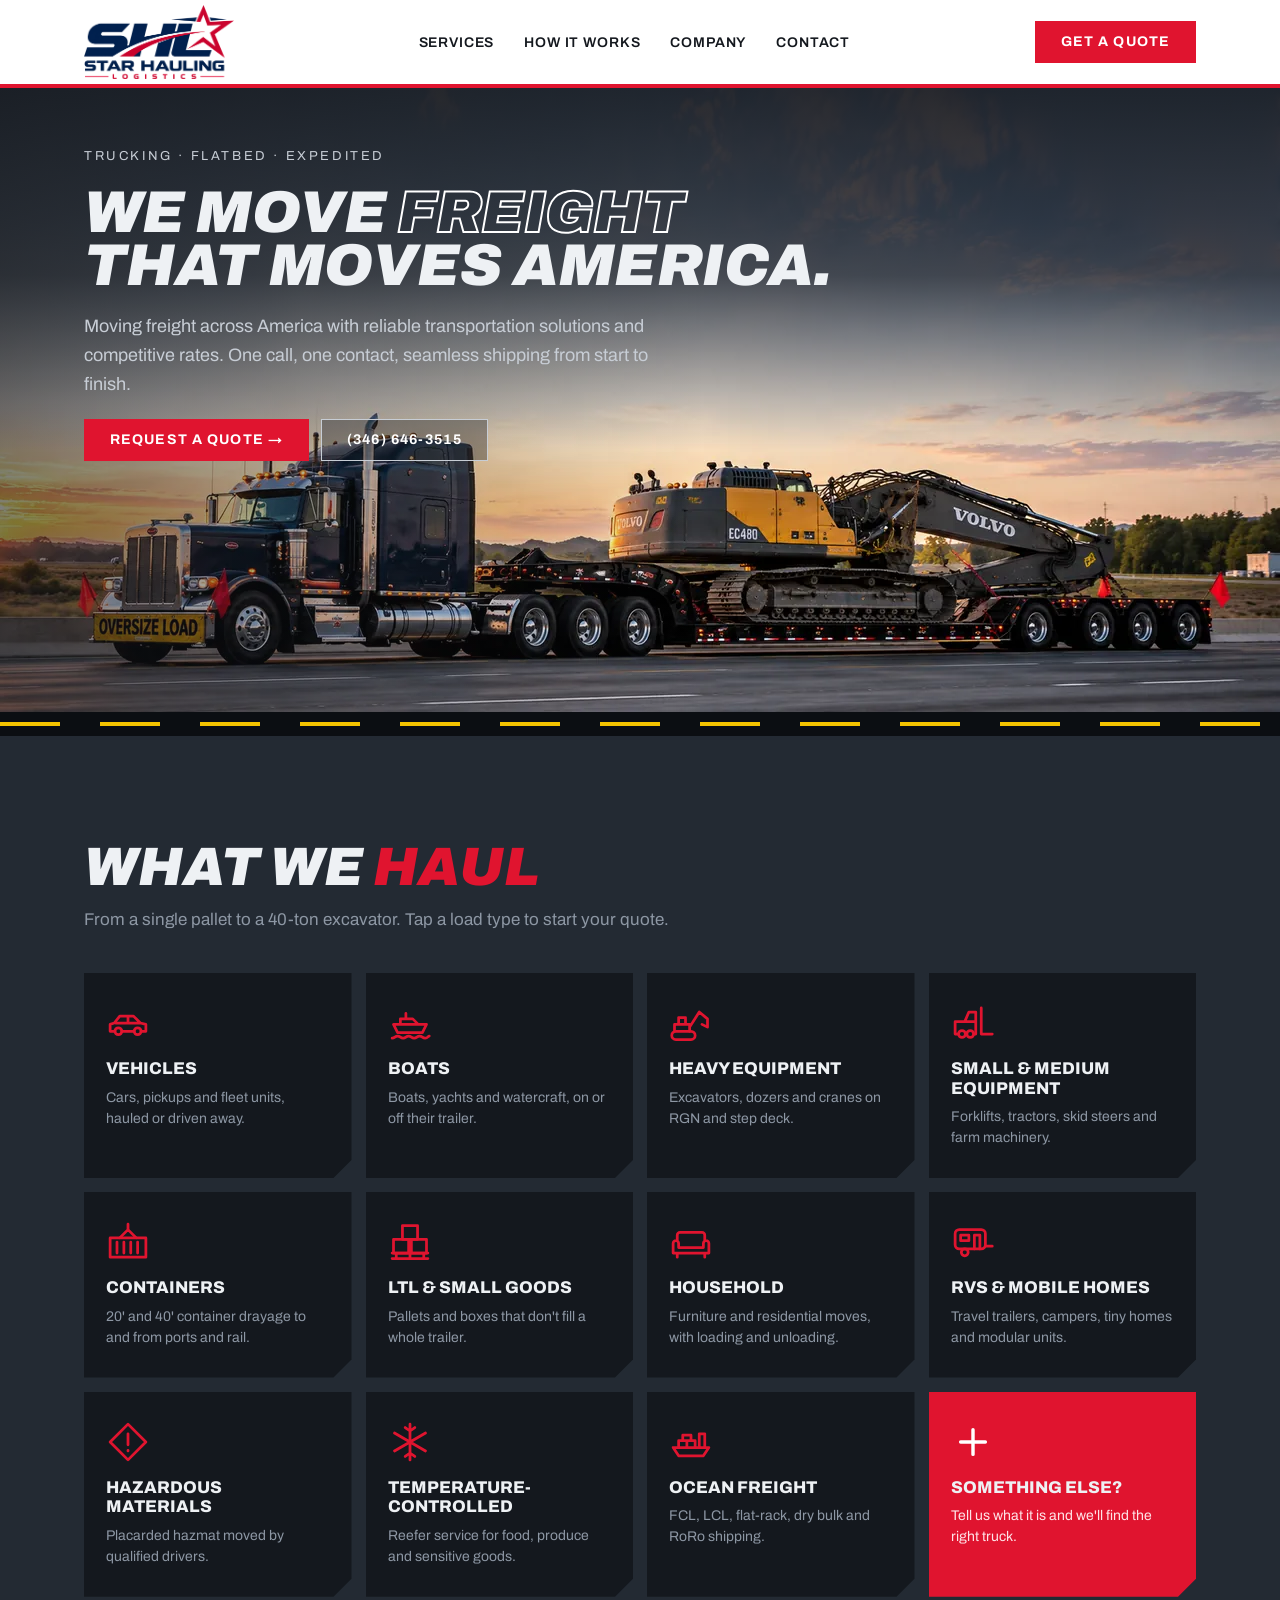
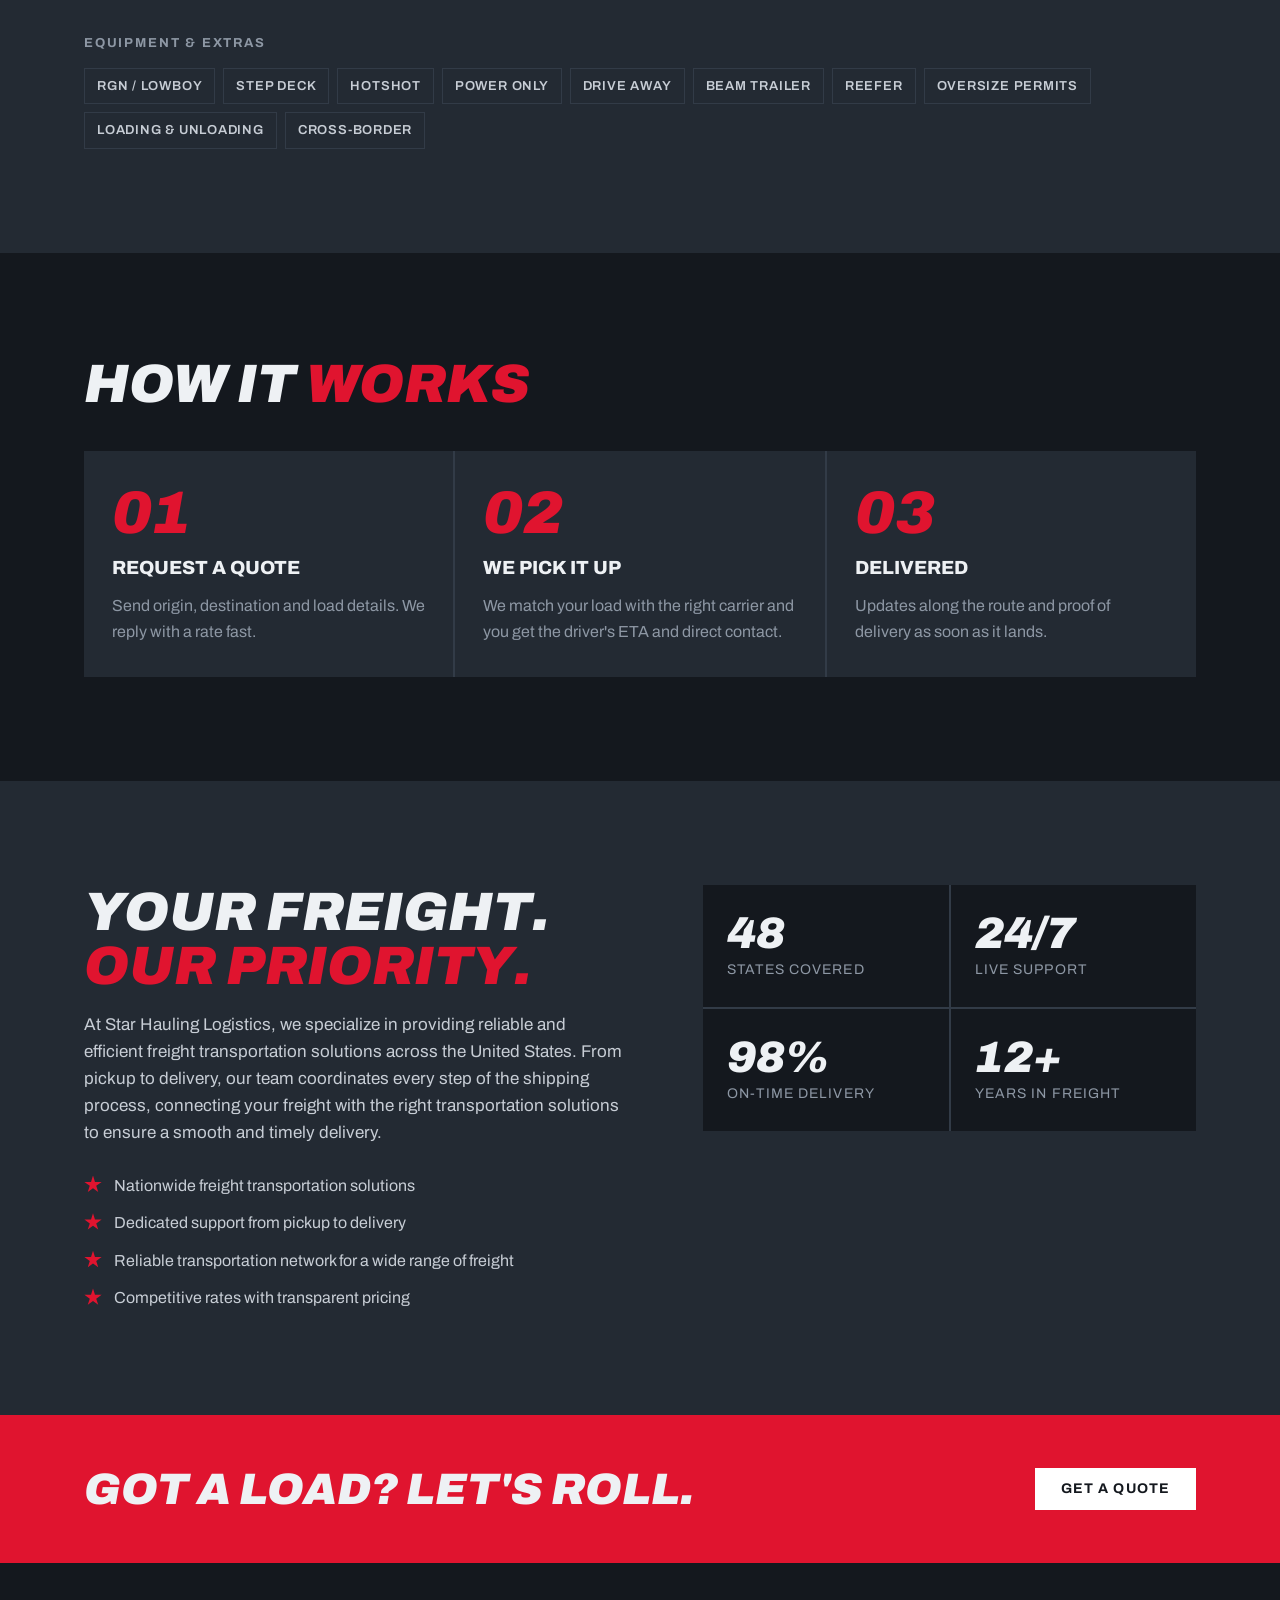
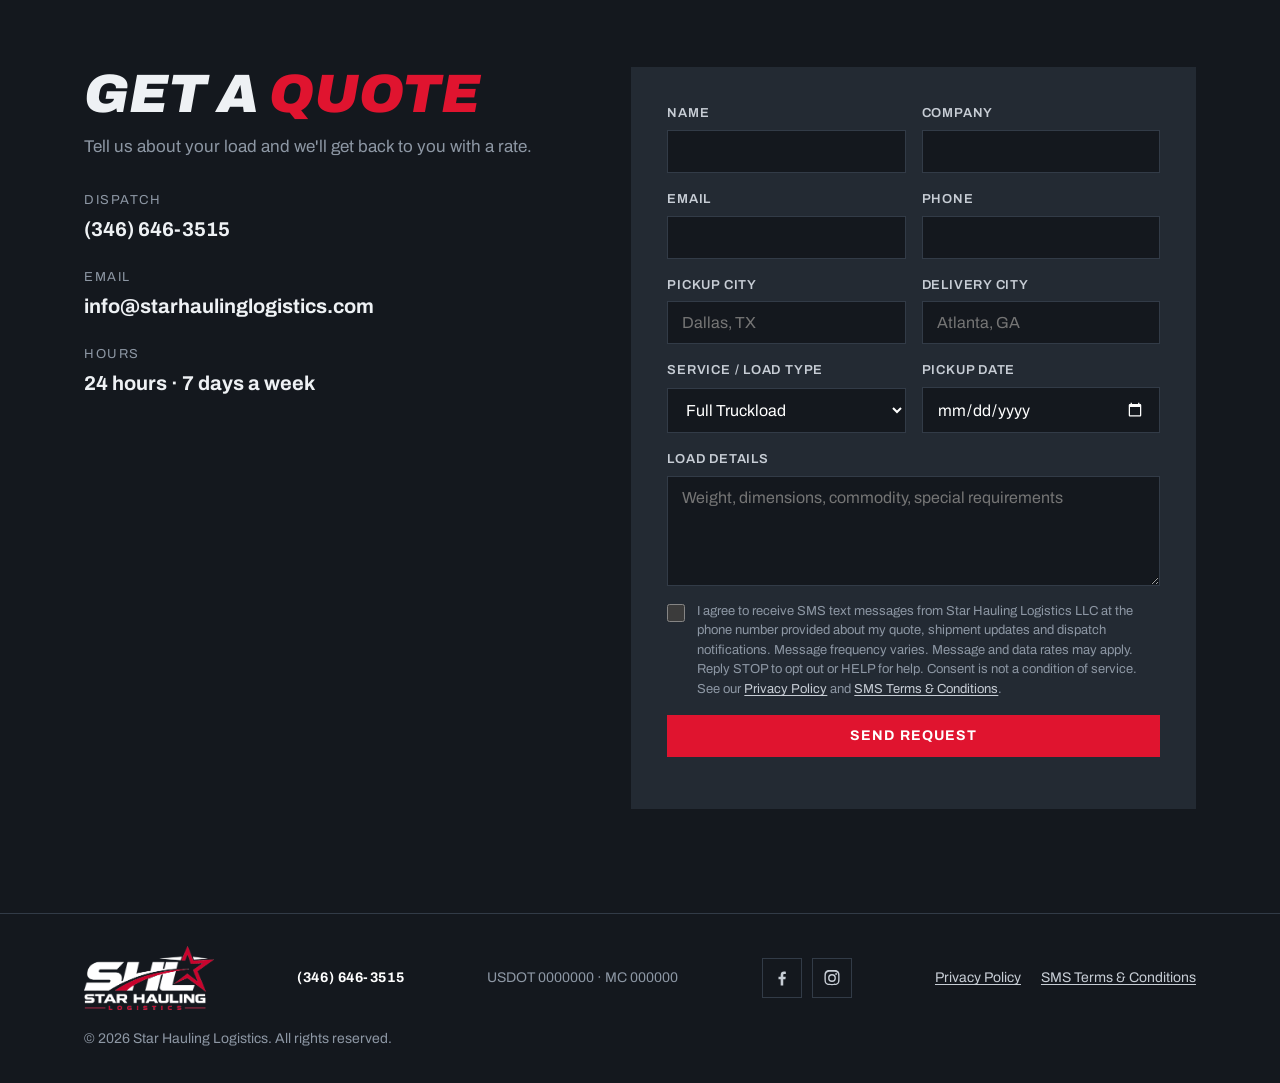
<file: index.html>
<!doctype html>
<html lang="en">
<head>
  <meta charset="utf-8">
  <meta name="viewport" content="width=device-width, initial-scale=1">
  <title>Star Hauling Logistics | Freight Brokerage &amp; Transportation Solutions</title>
  <meta name="description" content="Star Hauling Logistics is a freight brokerage coordinating full truckload, flatbed and expedited freight across the United States, with 24/7 support from pickup to delivery.">
  <meta name="robots" content="noindex, nofollow">
  <meta property="og:title" content="Star Hauling Logistics">
  <meta property="og:description" content="Full truckload, flatbed and expedited freight solutions across the United States, with 24/7 support.">
  <meta property="og:image" content="assets/logo.png">
  <meta name="theme-color" content="#14181E">
  <link rel="icon" href="assets/favicon.ico" sizes="any">
  <link rel="icon" type="image/png" href="assets/favicon.png">
  <link rel="apple-touch-icon" href="assets/apple-touch-icon.png">
  <link rel="preconnect" href="https://fonts.googleapis.com">
  <link rel="preconnect" href="https://fonts.gstatic.com" crossorigin>
  <link rel="stylesheet" href="https://fonts.googleapis.com/css2?family=Archivo:ital,wght@0,400;0,600;0,700;0,800;0,900;1,900&display=swap">
  <link rel="stylesheet" href="styles.css">
</head>
<body>
  <a class="skip" href="#main">Skip to content</a>

  <header class="site-header">
    <nav class="container nav" aria-label="Main">
      <a class="nav-logo" href="#top" aria-label="Star Hauling Logistics, home">
        <img src="assets/logo.png" alt="Star Hauling Logistics" width="640" height="314">
      </a>
      <button class="nav-toggle" type="button" aria-expanded="false" aria-controls="nav-links" aria-label="Open menu">
        <span></span><span></span><span></span>
      </button>
      <ul class="nav-links" id="nav-links">
        <li><a href="#services">Services</a></li>
        <li><a href="#how-it-works">How it works</a></li>
        <li><a href="#company">Company</a></li>
        <li><a href="#contact">Contact</a></li>
        <li class="mobile-cta"><a class="btn btn-red" href="#contact">Get a Quote</a></li>
      </ul>
      <a class="btn btn-red nav-cta" href="#contact">Get a Quote</a>
    </nav>
  </header>

  <main id="main">
    <section class="hero" id="top">
      <picture class="hero-bg">
        <source type="image/webp" srcset="assets/hero-768.webp 768w, assets/hero-1280.webp 1280w, assets/hero-1816.webp 1816w" sizes="100vw">
        <img src="assets/hero-1280.jpg" width="1280" height="624" alt="Star Hauling Logistics truck hauling an excavator on a lowboy trailer at sunrise" fetchpriority="high">
      </picture>
      <div class="container">
        <span class="tag">Trucking · Flatbed · Expedited</span>
        <h1>We move <span>freight</span> that moves America.</h1>
        <p class="lead">Moving freight across America with reliable transportation solutions and competitive rates. One call, one contact, seamless shipping from start to finish.</p>
        <div class="cta-row">
          <a class="btn btn-red" href="#contact">Request a Quote →</a>
          <a class="btn btn-line" href="tel:+13466463515">(346) 646-3515</a>
        </div>
      </div>
    </section>
    <div class="road" aria-hidden="true"></div>

    <section class="section section-alt" id="services">
      <div class="container">
        <div class="section-head">
          <h2 class="h2">What we <i>haul</i></h2>
          <p>From a single pallet to a 40-ton excavator. Tap a load type to start your quote.</p>
        </div>
        <div class="loads">
          <a class="load" href="#contact" data-load="Vehicles">
            <svg viewBox="0 0 32 32" aria-hidden="true"><g fill="none" stroke="currentColor" stroke-width="2" stroke-linejoin="round" stroke-linecap="round"><path d="M6.5 22H3v-5l3-1 4-5h10l5 5 4 1v5h-3.5M11.5 22h9M16 11v5M7 16h18"/><circle cx="9" cy="22" r="2.5"/><circle cx="23" cy="22" r="2.5"/></g></svg>
            <h3>Vehicles</h3>
            <p>Cars, pickups and fleet units, hauled or driven away.</p>
          </a>
          <a class="load" href="#contact" data-load="Boats">
            <svg viewBox="0 0 32 32" aria-hidden="true"><g fill="none" stroke="currentColor" stroke-width="2" stroke-linejoin="round" stroke-linecap="round"><path d="M4 17h24l-3 6H7zM9 17v-4h9l4 4M13 13V9"/><path d="M3 27c2 0 2-1.5 4-1.5s2 1.5 4 1.5 2-1.5 4-1.5 2 1.5 4 1.5 2-1.5 4-1.5 2 1.5 4 1.5 2-1.5 3-1.5"/></g></svg>
            <h3>Boats</h3>
            <p>Boats, yachts and watercraft, on or off their trailer.</p>
          </a>
          <a class="load" href="#contact" data-load="Heavy Equipment">
            <svg viewBox="0 0 32 32" aria-hidden="true"><g fill="none" stroke="currentColor" stroke-width="2" stroke-linejoin="round" stroke-linecap="round"><rect x="2" y="22" width="17" height="6" rx="3"/><path d="M4 22v-5h11v5M7 17v-5h5v5M15 19l7-11 6 5v6l-4-2"/></g></svg>
            <h3>Heavy Equipment</h3>
            <p>Excavators, dozers and cranes on RGN and step deck.</p>
          </a>
          <a class="load" href="#contact" data-load="Small/Medium Equipment">
            <svg viewBox="0 0 32 32" aria-hidden="true"><g fill="none" stroke="currentColor" stroke-width="2" stroke-linejoin="round" stroke-linecap="round"><path d="M5.5 24H3v-9h7l3-7h5v16h-1.5M10.5 24h1M10 15h8M22 5v19h8"/><circle cx="8" cy="24" r="2.5"/><circle cx="14" cy="24" r="2.5"/></g></svg>
            <h3>Small &amp; Medium Equipment</h3>
            <p>Forklifts, tractors, skid steers and farm machinery.</p>
          </a>
          <a class="load" href="#contact" data-load="Containers">
            <svg viewBox="0 0 32 32" aria-hidden="true"><g fill="none" stroke="currentColor" stroke-width="2" stroke-linejoin="round" stroke-linecap="round"><rect x="3" y="13" width="26" height="14"/><path d="M8 16v8M13 16v8M18 16v8M23 16v8M10 13l6-6 6 6M16 7V3"/></g></svg>
            <h3>Containers</h3>
            <p>20' and 40' container drayage to and from ports and rail.</p>
          </a>
          <a class="load" href="#contact" data-load="LTL / Small Goods">
            <svg viewBox="0 0 32 32" aria-hidden="true"><g fill="none" stroke="currentColor" stroke-width="2" stroke-linejoin="round" stroke-linecap="round"><rect x="4" y="14" width="11" height="10"/><rect x="17" y="14" width="11" height="10"/><rect x="10.5" y="4" width="11" height="10"/><path d="M3 24h26M3 28h26M6 24v4M16 24v4M26 24v4"/></g></svg>
            <h3>LTL &amp; Small Goods</h3>
            <p>Pallets and boxes that don't fill a whole trailer.</p>
          </a>
          <a class="load" href="#contact" data-load="Household">
            <svg viewBox="0 0 32 32" aria-hidden="true"><g fill="none" stroke="currentColor" stroke-width="2" stroke-linejoin="round" stroke-linecap="round"><path d="M6 15v-4a2 2 0 0 1 2-2h16a2 2 0 0 1 2 2v4M3 17a2 2 0 0 1 4 0v3h18v-3a2 2 0 0 1 4 0v7H3zM6 24v3M26 24v3"/></g></svg>
            <h3>Household</h3>
            <p>Furniture and residential moves, with loading and unloading.</p>
          </a>
          <a class="load" href="#contact" data-load="RVs &amp; Mobile Homes">
            <svg viewBox="0 0 32 32" aria-hidden="true"><g fill="none" stroke="currentColor" stroke-width="2" stroke-linejoin="round" stroke-linecap="round"><rect x="3" y="7" width="22" height="14" rx="3"/><rect x="7" y="11" width="6" height="4"/><path d="M17 21V11h4v10M25 19h5"/><circle cx="10" cy="23.5" r="2.5"/></g></svg>
            <h3>RVs &amp; Mobile Homes</h3>
            <p>Travel trailers, campers, tiny homes and modular units.</p>
          </a>
          <a class="load" href="#contact" data-load="Hazardous Materials">
            <svg viewBox="0 0 32 32" aria-hidden="true"><g fill="none" stroke="currentColor" stroke-width="2" stroke-linejoin="round" stroke-linecap="round"><path d="M16 3l13 13-13 13L3 16z"/><path d="M16 10v8M16 22v.5"/></g></svg>
            <h3>Hazardous Materials</h3>
            <p>Placarded hazmat moved by qualified drivers.</p>
          </a>
          <a class="load" href="#contact" data-load="Temperature-Controlled">
            <svg viewBox="0 0 32 32" aria-hidden="true"><g fill="none" stroke="currentColor" stroke-width="2" stroke-linejoin="round" stroke-linecap="round"><path d="M16 3v26M4.7 9.5l22.6 13M4.7 22.5l22.6-13M12.5 5.5L16 8l3.5-2.5M12.5 26.5L16 24l3.5 2.5"/></g></svg>
            <h3>Temperature-Controlled</h3>
            <p>Reefer service for food, produce and sensitive goods.</p>
          </a>
          <a class="load" href="#contact" data-load="Ocean Freight">
            <svg viewBox="0 0 32 32" aria-hidden="true"><g fill="none" stroke="currentColor" stroke-width="2" stroke-linejoin="round" stroke-linecap="round"><path d="M3 20h26l-4 6H7zM7 20v-5h6v5M13 20v-5h6v5M10 15v-4h6v4M22 20V10h4v10"/></g></svg>
            <h3>Ocean Freight</h3>
            <p>FCL, LCL, flat-rack, dry bulk and RoRo shipping.</p>
          </a>
          <a class="load load-more" href="#contact" data-load="Other">
            <svg viewBox="0 0 32 32" aria-hidden="true"><g fill="none" stroke="currentColor" stroke-width="2.5" stroke-linecap="round"><path d="M16 7v18M7 16h18"/></g></svg>
            <h3>Something else?</h3>
            <p>Tell us what it is and we'll find the right truck.</p>
          </a>
        </div>
        <div class="equip">
          <h3>Equipment &amp; extras</h3>
          <ul>
            <li>RGN / Lowboy</li><li>Step Deck</li><li>Hotshot</li><li>Power Only</li><li>Drive Away</li><li>Beam Trailer</li><li>Reefer</li><li>Oversize Permits</li><li>Loading &amp; Unloading</li><li>Cross-Border</li>
          </ul>
        </div>
      </div>
    </section>

    <section class="section" id="how-it-works">
      <div class="container">
        <div class="section-head">
          <h2 class="h2">How it <i>works</i></h2>
        </div>
        <div class="steps">
          <div class="step"><b>01</b><h3>Request a quote</h3><p>Send origin, destination and load details. We reply with a rate fast.</p></div>
          <div class="step"><b>02</b><h3>We pick it up</h3><p>We match your load with the right carrier and you get the driver's ETA and direct contact.</p></div>
          <div class="step"><b>03</b><h3>Delivered</h3><p>Updates along the route and proof of delivery as soon as it lands.</p></div>
        </div>
      </div>
    </section>

    <section class="section section-alt" id="company">
      <div class="container company">
        <div>
          <h2 class="h2">Your freight. <i>Our priority.</i></h2>
          <p class="body">At Star Hauling Logistics, we specialize in providing reliable and efficient freight transportation solutions across the United States. From pickup to delivery, our team coordinates every step of the shipping process, connecting your freight with the right transportation solutions to ensure a smooth and timely delivery.</p>
          <ul class="checks">
            <li>Nationwide freight transportation solutions</li>
            <li>Dedicated support from pickup to delivery</li>
            <li>Reliable transportation network for a wide range of freight</li>
            <li>Competitive rates with transparent pricing</li>
          </ul>
        </div>
        <div class="facts">
          <div class="fact"><b>48</b><span>States covered</span></div>
          <div class="fact"><b>24/7</b><span>Live support</span></div>
          <div class="fact"><b>98%</b><span>On-time delivery</span></div>
          <div class="fact"><b>12+</b><span>Years in freight</span></div>
        </div>
      </div>
    </section>

    <section class="band">
      <div class="container">
        <h2>Got a load? Let's roll.</h2>
        <a class="btn btn-white" href="#contact">Get a Quote</a>
      </div>
    </section>

    <section class="section" id="contact">
      <div class="container contact">
        <div class="contact-info">
          <div class="section-head" style="margin-bottom:8px">
            <h2 class="h2">Get a <i>quote</i></h2>
            <p>Tell us about your load and we'll get back to you with a rate.</p>
          </div>
          <div class="contact-item"><span>Dispatch</span><a href="tel:+13466463515">(346) 646-3515</a></div>
          <div class="contact-item"><span>Email</span><a href="mailto:info@starhaulinglogistics.com">info@starhaulinglogistics.com</a></div>
          <div class="contact-item"><span>Hours</span><p>24 hours · 7 days a week</p></div>
        </div>
        <form id="quote-form" action="https://formsubmit.co/ajax/info@starhaulinglogistics.com" method="POST" novalidate>
          <div class="two">
            <label for="f-name">Name<input id="f-name" name="name" autocomplete="name" required></label>
            <label for="f-company">Company<input id="f-company" name="company" autocomplete="organization"></label>
          </div>
          <div class="two">
            <label for="f-email">Email<input id="f-email" name="email" type="email" autocomplete="email" required></label>
            <label for="f-phone">Phone<input id="f-phone" name="phone" type="tel" autocomplete="tel"></label>
          </div>
          <div class="two">
            <label for="f-from">Pickup city<input id="f-from" name="pickup" placeholder="Dallas, TX" required></label>
            <label for="f-to">Delivery city<input id="f-to" name="delivery" placeholder="Atlanta, GA" required></label>
          </div>
          <div class="two">
            <label for="f-service">Service / load type<select id="f-service" name="service">
              <optgroup label="Services"><option>Full Truckload</option><option>Flatbed</option><option>Expedited</option><option>Freight Brokerage</option></optgroup>
              <optgroup label="Load type"><option>Vehicles</option><option>Boats</option><option>Heavy Equipment</option><option>Small/Medium Equipment</option><option>Containers</option><option>LTL / Small Goods</option><option>Household</option><option>RVs &amp; Mobile Homes</option><option>Hazardous Materials</option><option>Temperature-Controlled</option><option>Ocean Freight</option><option>Other</option></optgroup>
            </select></label>
            <label for="f-date">Pickup date<input id="f-date" name="date" type="date"></label>
          </div>
          <label for="f-details">Load details<textarea id="f-details" name="details" placeholder="Weight, dimensions, commodity, special requirements"></textarea></label>
          <label class="consent" for="f-sms">
            <input id="f-sms" name="sms_consent" type="checkbox" value="yes">
            <span>I agree to receive SMS text messages from Star Hauling Logistics LLC at the phone number provided about my quote, shipment updates and dispatch notifications. Message frequency varies. Message and data rates may apply. Reply STOP to opt out or HELP for help. Consent is not a condition of service. See our <a href="privacy.html">Privacy Policy</a> and <a href="terms.html">SMS Terms &amp; Conditions</a>.</span>
          </label>
          <button class="btn btn-red" type="submit">Send request</button>
          <p class="form-note" id="form-status" role="status" aria-live="polite"></p>
        </form>
      </div>
    </section>
  </main>

  <footer class="site-footer">
    <div class="container">
      <img src="assets/logo-white.png" alt="Star Hauling Logistics" width="640" height="314">
      <a class="footer-phone" href="tel:+13466463515">(346) 646-3515</a>
      <span>USDOT 0000000 · MC 000000</span>
      <nav class="social" aria-label="Social media">
        <a href="https://www.facebook.com/share/1PZ67UHdjr/?mibextid=wwXIfr" target="_blank" rel="noopener" aria-label="Star Hauling Logistics on Facebook">
          <svg viewBox="0 0 24 24" width="20" height="20" aria-hidden="true" focusable="false"><path fill="currentColor" d="M13.5 21v-7.5h2.6l.4-3h-3V8.6c0-.9.3-1.5 1.5-1.5h1.6V4.4c-.3 0-1.2-.1-2.3-.1-2.3 0-3.9 1.4-3.9 4v2.2H7.8v3h2.6V21h3.1z"/></svg>
        </a>
        <a href="https://www.instagram.com/starhaulinglogisticsllc?xtok=eWZoY282anFxYng4&amp;utm_source=qr" target="_blank" rel="noopener" aria-label="Star Hauling Logistics on Instagram">
          <svg viewBox="0 0 24 24" width="20" height="20" aria-hidden="true" focusable="false"><path fill="currentColor" d="M12 7.3a4.7 4.7 0 1 0 0 9.4 4.7 4.7 0 0 0 0-9.4zm0 7.7a3 3 0 1 1 0-6 3 3 0 0 1 0 6zm4.9-8.9a1.1 1.1 0 1 0 0 2.2 1.1 1.1 0 0 0 0-2.2zM21 7.9c-.1-1.5-.4-2.8-1.5-3.9S17.1 2.6 15.6 2.5C14 2.4 10 2.4 8.4 2.5 6.9 2.6 5.6 2.9 4.5 4S3.1 6.4 3 7.9C2.9 9.5 2.9 13.5 3 15.1c.1 1.5.4 2.8 1.5 3.9s2.4 1.4 3.9 1.5c1.6.1 5.6.1 7.2 0 1.5-.1 2.8-.4 3.9-1.5s1.4-2.4 1.5-3.9c.1-1.6.1-5.6 0-7.2zm-2 9.1a3 3 0 0 1-1.7 1.7c-1.2.5-3.9.4-5.3.4s-4.1.1-5.3-.4A3 3 0 0 1 5 17c-.5-1.2-.4-3.9-.4-5.1s-.1-3.9.4-5.1A3 3 0 0 1 6.7 5c1.2-.5 3.9-.4 5.3-.4s4.1-.1 5.3.4A3 3 0 0 1 19 6.7c.5 1.2.4 3.9.4 5.1s.1 4-.4 5.2z"/></svg>
        </a>
      </nav>
      <nav class="legal-links" aria-label="Legal">
        <a href="privacy.html">Privacy Policy</a>
        <a href="terms.html">SMS Terms &amp; Conditions</a>
      </nav>
      <span>© <span id="year">2026</span> Star Hauling Logistics. All rights reserved.</span>
    </div>
  </footer>

  <script src="main.js"></script>
</body>
</html>
</file>
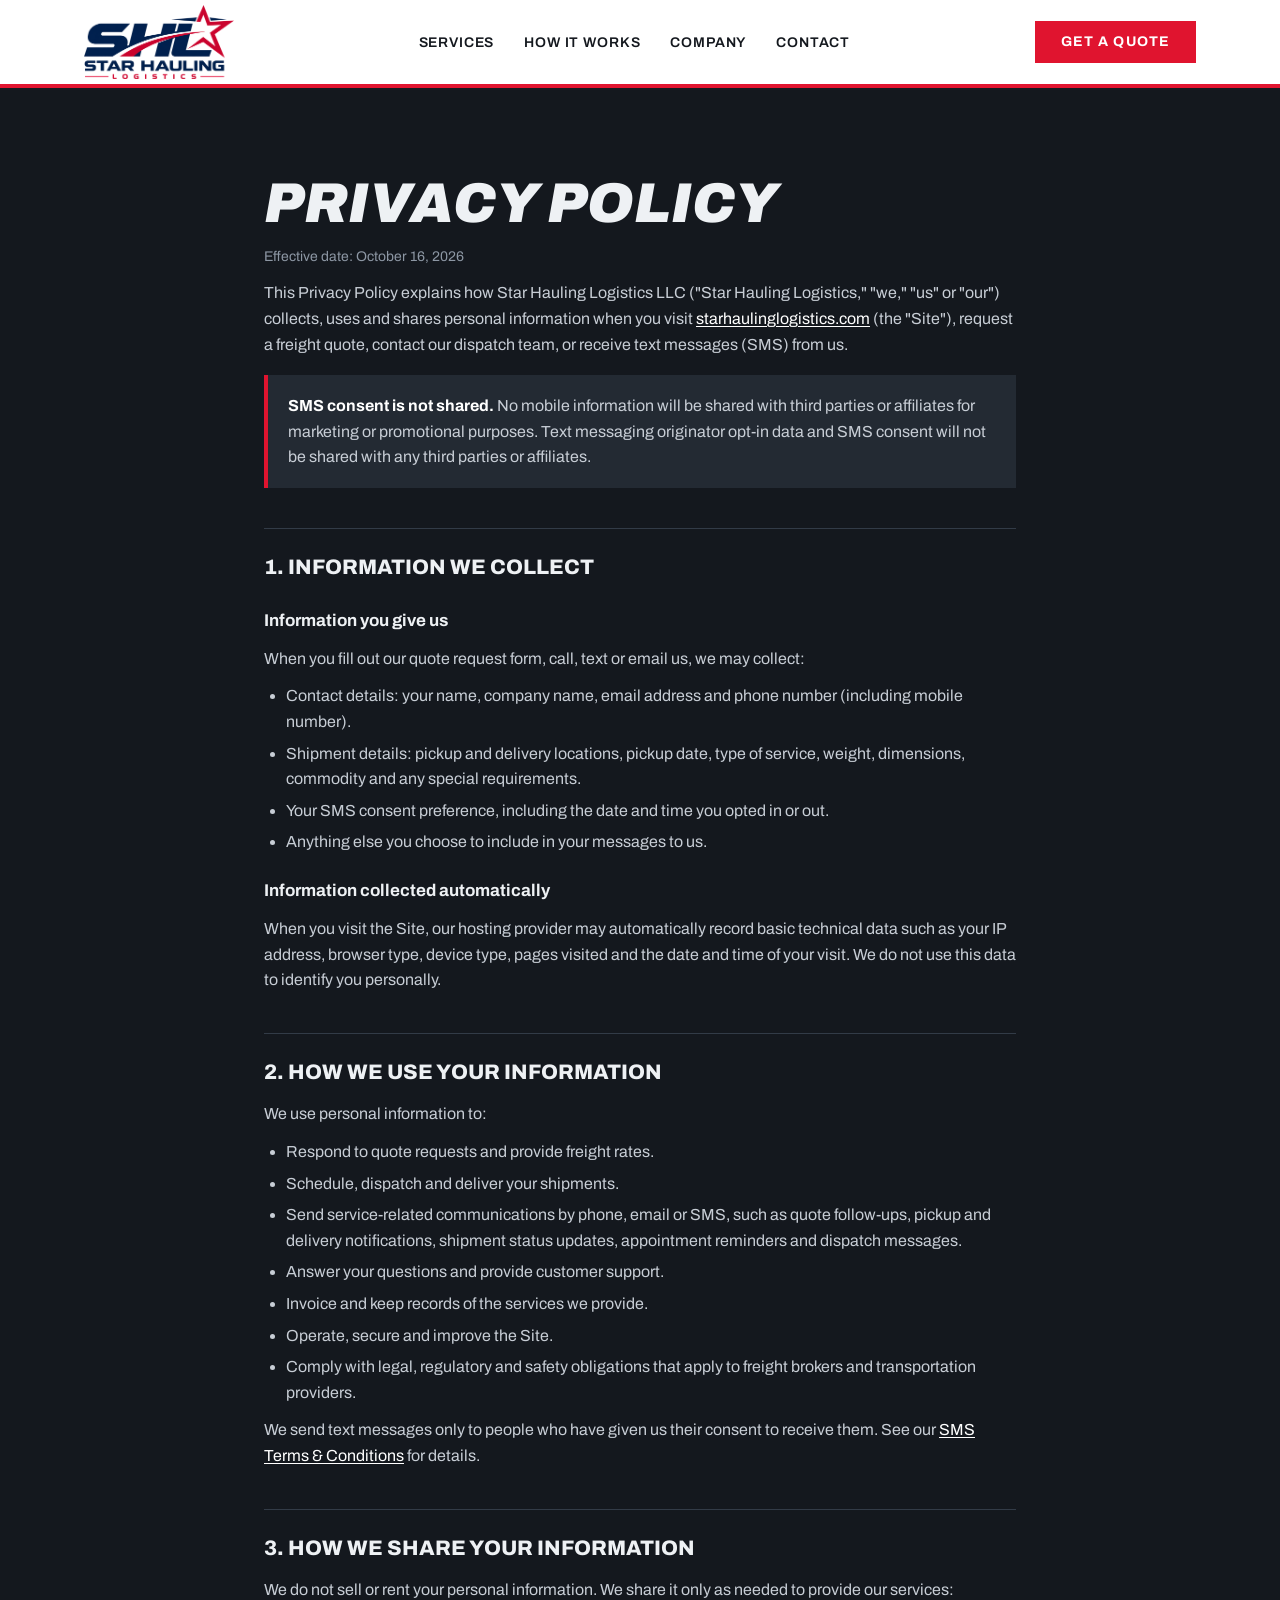
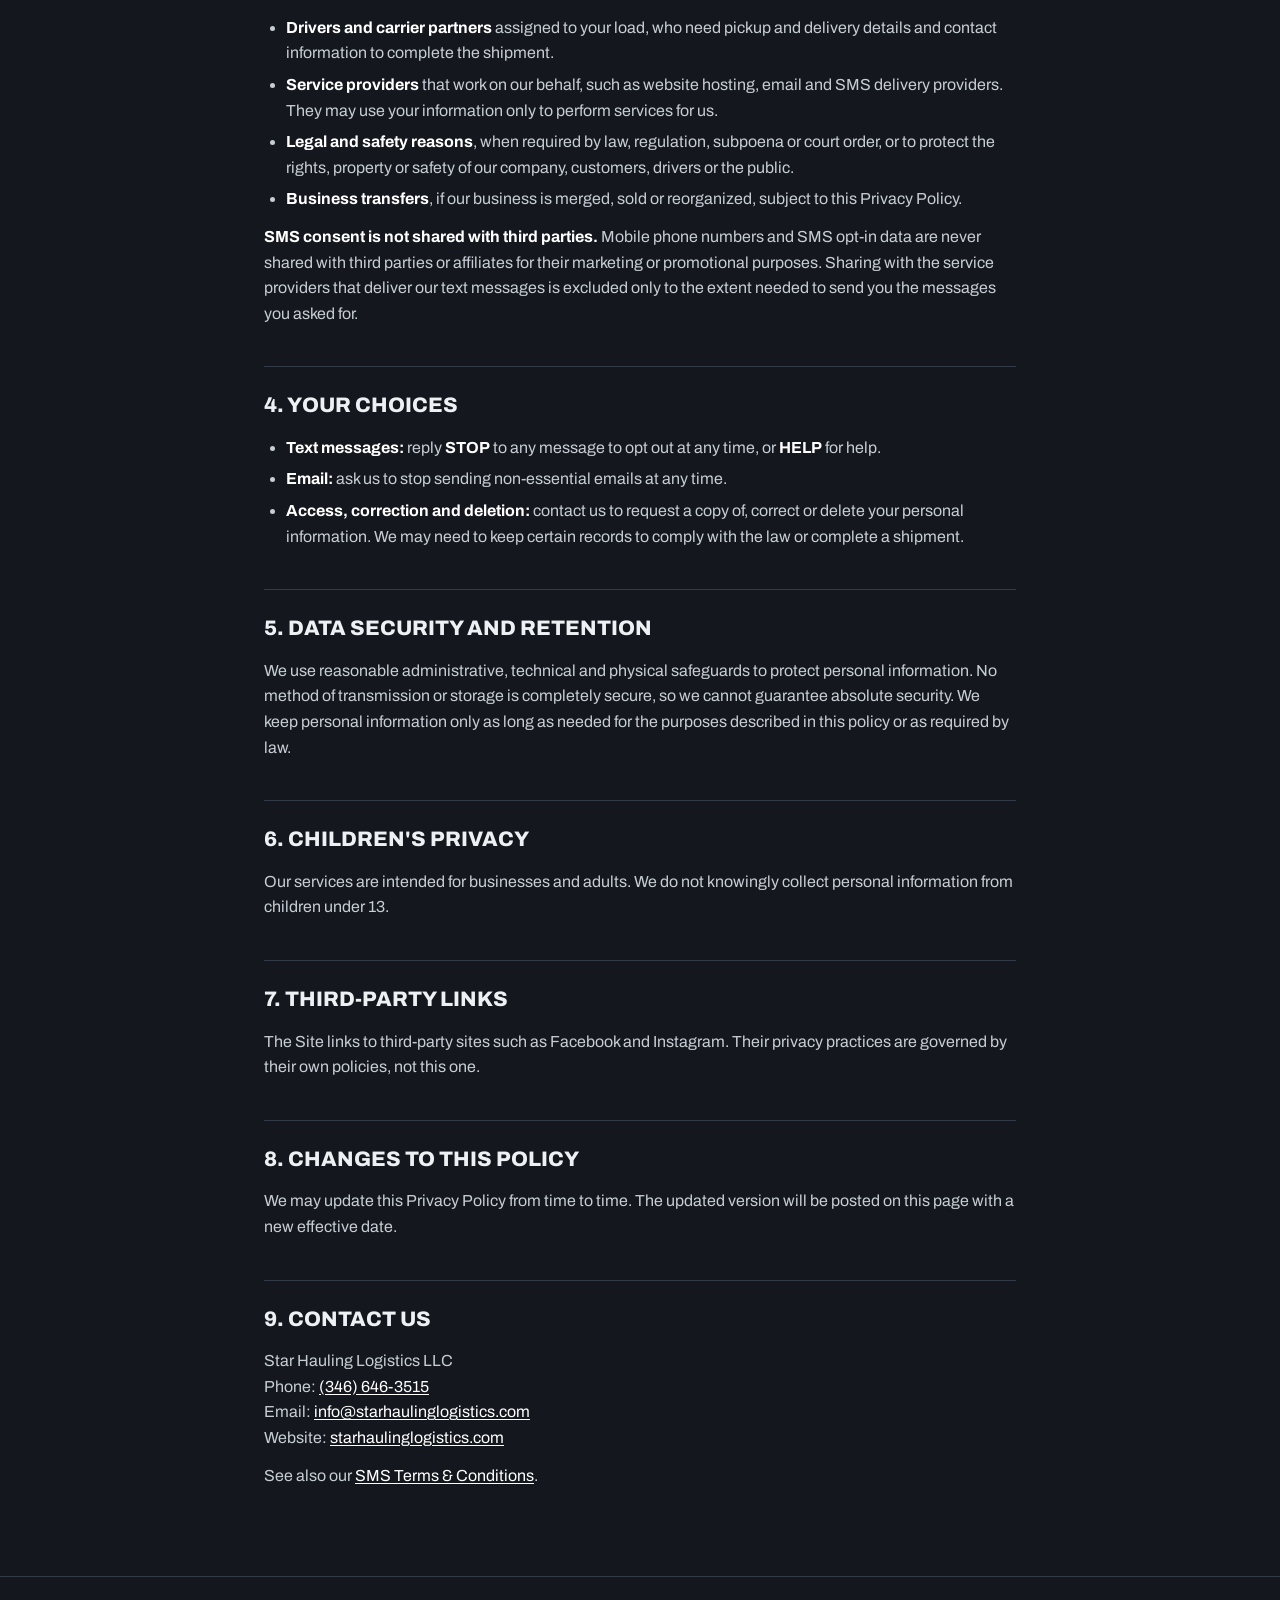
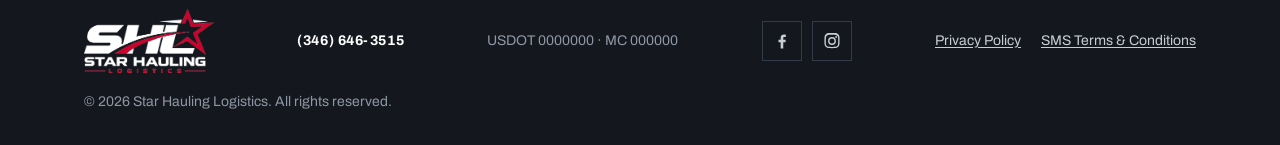
<file: privacy.html>
<!doctype html>
<html lang="en">
<head>
  <meta charset="utf-8">
  <meta name="viewport" content="width=device-width, initial-scale=1">
  <title>Privacy Policy | Star Hauling Logistics</title>
  <meta name="description" content="How Star Hauling Logistics collects, uses and shares personal information, including SMS consent.">
  <meta name="robots" content="noindex, nofollow">
  <meta name="theme-color" content="#14181E">
  <link rel="icon" href="assets/favicon.ico" sizes="any">
  <link rel="icon" type="image/png" href="assets/favicon.png">
  <link rel="apple-touch-icon" href="assets/apple-touch-icon.png">
  <link rel="preconnect" href="https://fonts.googleapis.com">
  <link rel="preconnect" href="https://fonts.gstatic.com" crossorigin>
  <link rel="stylesheet" href="https://fonts.googleapis.com/css2?family=Archivo:ital,wght@0,400;0,600;0,700;0,800;0,900;1,900&display=swap">
  <link rel="stylesheet" href="styles.css">
</head>
<body>
  <a class="skip" href="#main">Skip to content</a>

  <header class="site-header">
    <nav class="container nav" aria-label="Main">
      <a class="nav-logo" href="index.html" aria-label="Star Hauling Logistics, home">
        <img src="assets/logo.png" alt="Star Hauling Logistics" width="640" height="314">
      </a>
      <button class="nav-toggle" type="button" aria-expanded="false" aria-controls="nav-links" aria-label="Open menu">
        <span></span><span></span><span></span>
      </button>
      <ul class="nav-links" id="nav-links">
        <li><a href="index.html#services">Services</a></li>
        <li><a href="index.html#how-it-works">How it works</a></li>
        <li><a href="index.html#company">Company</a></li>
        <li><a href="index.html#contact">Contact</a></li>
        <li class="mobile-cta"><a class="btn btn-red" href="index.html#contact">Get a Quote</a></li>
      </ul>
      <a class="btn btn-red nav-cta" href="index.html#contact">Get a Quote</a>
    </nav>
  </header>

  <main id="main">
    <article class="legal">
      <div class="container">
        <h1>Privacy Policy</h1>
        <p class="updated">Effective date: October 16, 2026</p>

        <p>This Privacy Policy explains how Star Hauling Logistics LLC ("Star Hauling Logistics," "we," "us" or "our") collects, uses and shares personal information when you visit <a href="https://starhaulinglogistics.com/">starhaulinglogistics.com</a> (the "Site"), request a freight quote, contact our dispatch team, or receive text messages (SMS) from us.</p>

        <div class="callout">
          <p><strong>SMS consent is not shared.</strong> No mobile information will be shared with third parties or affiliates for marketing or promotional purposes. Text messaging originator opt-in data and SMS consent will not be shared with any third parties or affiliates.</p>
        </div>

        <h2>1. Information we collect</h2>
        <h3>Information you give us</h3>
        <p>When you fill out our quote request form, call, text or email us, we may collect:</p>
        <ul>
          <li>Contact details: your name, company name, email address and phone number (including mobile number).</li>
          <li>Shipment details: pickup and delivery locations, pickup date, type of service, weight, dimensions, commodity and any special requirements.</li>
          <li>Your SMS consent preference, including the date and time you opted in or out.</li>
          <li>Anything else you choose to include in your messages to us.</li>
        </ul>
        <h3>Information collected automatically</h3>
        <p>When you visit the Site, our hosting provider may automatically record basic technical data such as your IP address, browser type, device type, pages visited and the date and time of your visit. We do not use this data to identify you personally.</p>

        <h2>2. How we use your information</h2>
        <p>We use personal information to:</p>
        <ul>
          <li>Respond to quote requests and provide freight rates.</li>
          <li>Schedule, dispatch and deliver your shipments.</li>
          <li>Send service-related communications by phone, email or SMS, such as quote follow-ups, pickup and delivery notifications, shipment status updates, appointment reminders and dispatch messages.</li>
          <li>Answer your questions and provide customer support.</li>
          <li>Invoice and keep records of the services we provide.</li>
          <li>Operate, secure and improve the Site.</li>
          <li>Comply with legal, regulatory and safety obligations that apply to freight brokers and transportation providers.</li>
        </ul>
        <p>We send text messages only to people who have given us their consent to receive them. See our <a href="terms.html">SMS Terms &amp; Conditions</a> for details.</p>

        <h2>3. How we share your information</h2>
        <p>We do not sell or rent your personal information. We share it only as needed to provide our services:</p>
        <ul>
          <li><strong>Drivers and carrier partners</strong> assigned to your load, who need pickup and delivery details and contact information to complete the shipment.</li>
          <li><strong>Service providers</strong> that work on our behalf, such as website hosting, email and SMS delivery providers. They may use your information only to perform services for us.</li>
          <li><strong>Legal and safety reasons</strong>, when required by law, regulation, subpoena or court order, or to protect the rights, property or safety of our company, customers, drivers or the public.</li>
          <li><strong>Business transfers</strong>, if our business is merged, sold or reorganized, subject to this Privacy Policy.</li>
        </ul>
        <p><strong>SMS consent is not shared with third parties.</strong> Mobile phone numbers and SMS opt-in data are never shared with third parties or affiliates for their marketing or promotional purposes. Sharing with the service providers that deliver our text messages is excluded only to the extent needed to send you the messages you asked for.</p>

        <h2>4. Your choices</h2>
        <ul>
          <li><strong>Text messages:</strong> reply <strong>STOP</strong> to any message to opt out at any time, or <strong>HELP</strong> for help.</li>
          <li><strong>Email:</strong> ask us to stop sending non-essential emails at any time.</li>
          <li><strong>Access, correction and deletion:</strong> contact us to request a copy of, correct or delete your personal information. We may need to keep certain records to comply with the law or complete a shipment.</li>
        </ul>

        <h2>5. Data security and retention</h2>
        <p>We use reasonable administrative, technical and physical safeguards to protect personal information. No method of transmission or storage is completely secure, so we cannot guarantee absolute security. We keep personal information only as long as needed for the purposes described in this policy or as required by law.</p>

        <h2>6. Children's privacy</h2>
        <p>Our services are intended for businesses and adults. We do not knowingly collect personal information from children under 13.</p>

        <h2>7. Third-party links</h2>
        <p>The Site links to third-party sites such as Facebook and Instagram. Their privacy practices are governed by their own policies, not this one.</p>

        <h2>8. Changes to this policy</h2>
        <p>We may update this Privacy Policy from time to time. The updated version will be posted on this page with a new effective date.</p>

        <h2>9. Contact us</h2>
        <p>Star Hauling Logistics LLC<br>
        Phone: <a href="tel:+13466463515">(346) 646-3515</a><br>
        Email: <a href="mailto:info@starhaulinglogistics.com">info@starhaulinglogistics.com</a><br>
        Website: <a href="https://starhaulinglogistics.com/">starhaulinglogistics.com</a></p>
        <p>See also our <a href="terms.html">SMS Terms &amp; Conditions</a>.</p>
      </div>
    </article>
  </main>

  <footer class="site-footer">
    <div class="container">
      <img src="assets/logo-white.png" alt="Star Hauling Logistics" width="640" height="314">
      <a class="footer-phone" href="tel:+13466463515">(346) 646-3515</a>
      <span>USDOT 0000000 · MC 000000</span>
      <nav class="social" aria-label="Social media">
        <a href="https://www.facebook.com/share/1PZ67UHdjr/?mibextid=wwXIfr" target="_blank" rel="noopener" aria-label="Star Hauling Logistics on Facebook">
          <svg viewBox="0 0 24 24" width="20" height="20" aria-hidden="true" focusable="false"><path fill="currentColor" d="M13.5 21v-7.5h2.6l.4-3h-3V8.6c0-.9.3-1.5 1.5-1.5h1.6V4.4c-.3 0-1.2-.1-2.3-.1-2.3 0-3.9 1.4-3.9 4v2.2H7.8v3h2.6V21h3.1z"/></svg>
        </a>
        <a href="https://www.instagram.com/starhaulinglogisticsllc?xtok=eWZoY282anFxYng4&amp;utm_source=qr" target="_blank" rel="noopener" aria-label="Star Hauling Logistics on Instagram">
          <svg viewBox="0 0 24 24" width="20" height="20" aria-hidden="true" focusable="false"><path fill="currentColor" d="M12 7.3a4.7 4.7 0 1 0 0 9.4 4.7 4.7 0 0 0 0-9.4zm0 7.7a3 3 0 1 1 0-6 3 3 0 0 1 0 6zm4.9-8.9a1.1 1.1 0 1 0 0 2.2 1.1 1.1 0 0 0 0-2.2zM21 7.9c-.1-1.5-.4-2.8-1.5-3.9S17.1 2.6 15.6 2.5C14 2.4 10 2.4 8.4 2.5 6.9 2.6 5.6 2.9 4.5 4S3.1 6.4 3 7.9C2.9 9.5 2.9 13.5 3 15.1c.1 1.5.4 2.8 1.5 3.9s2.4 1.4 3.9 1.5c1.6.1 5.6.1 7.2 0 1.5-.1 2.8-.4 3.9-1.5s1.4-2.4 1.5-3.9c.1-1.6.1-5.6 0-7.2zm-2 9.1a3 3 0 0 1-1.7 1.7c-1.2.5-3.9.4-5.3.4s-4.1.1-5.3-.4A3 3 0 0 1 5 17c-.5-1.2-.4-3.9-.4-5.1s-.1-3.9.4-5.1A3 3 0 0 1 6.7 5c1.2-.5 3.9-.4 5.3-.4s4.1-.1 5.3.4A3 3 0 0 1 19 6.7c.5 1.2.4 3.9.4 5.1s.1 4-.4 5.2z"/></svg>
        </a>
      </nav>
      <nav class="legal-links" aria-label="Legal">
        <a href="privacy.html">Privacy Policy</a>
        <a href="terms.html">SMS Terms &amp; Conditions</a>
      </nav>
      <span>© <span id="year">2026</span> Star Hauling Logistics. All rights reserved.</span>
    </div>
  </footer>

  <script src="main.js"></script>
</body>
</html>
</file>
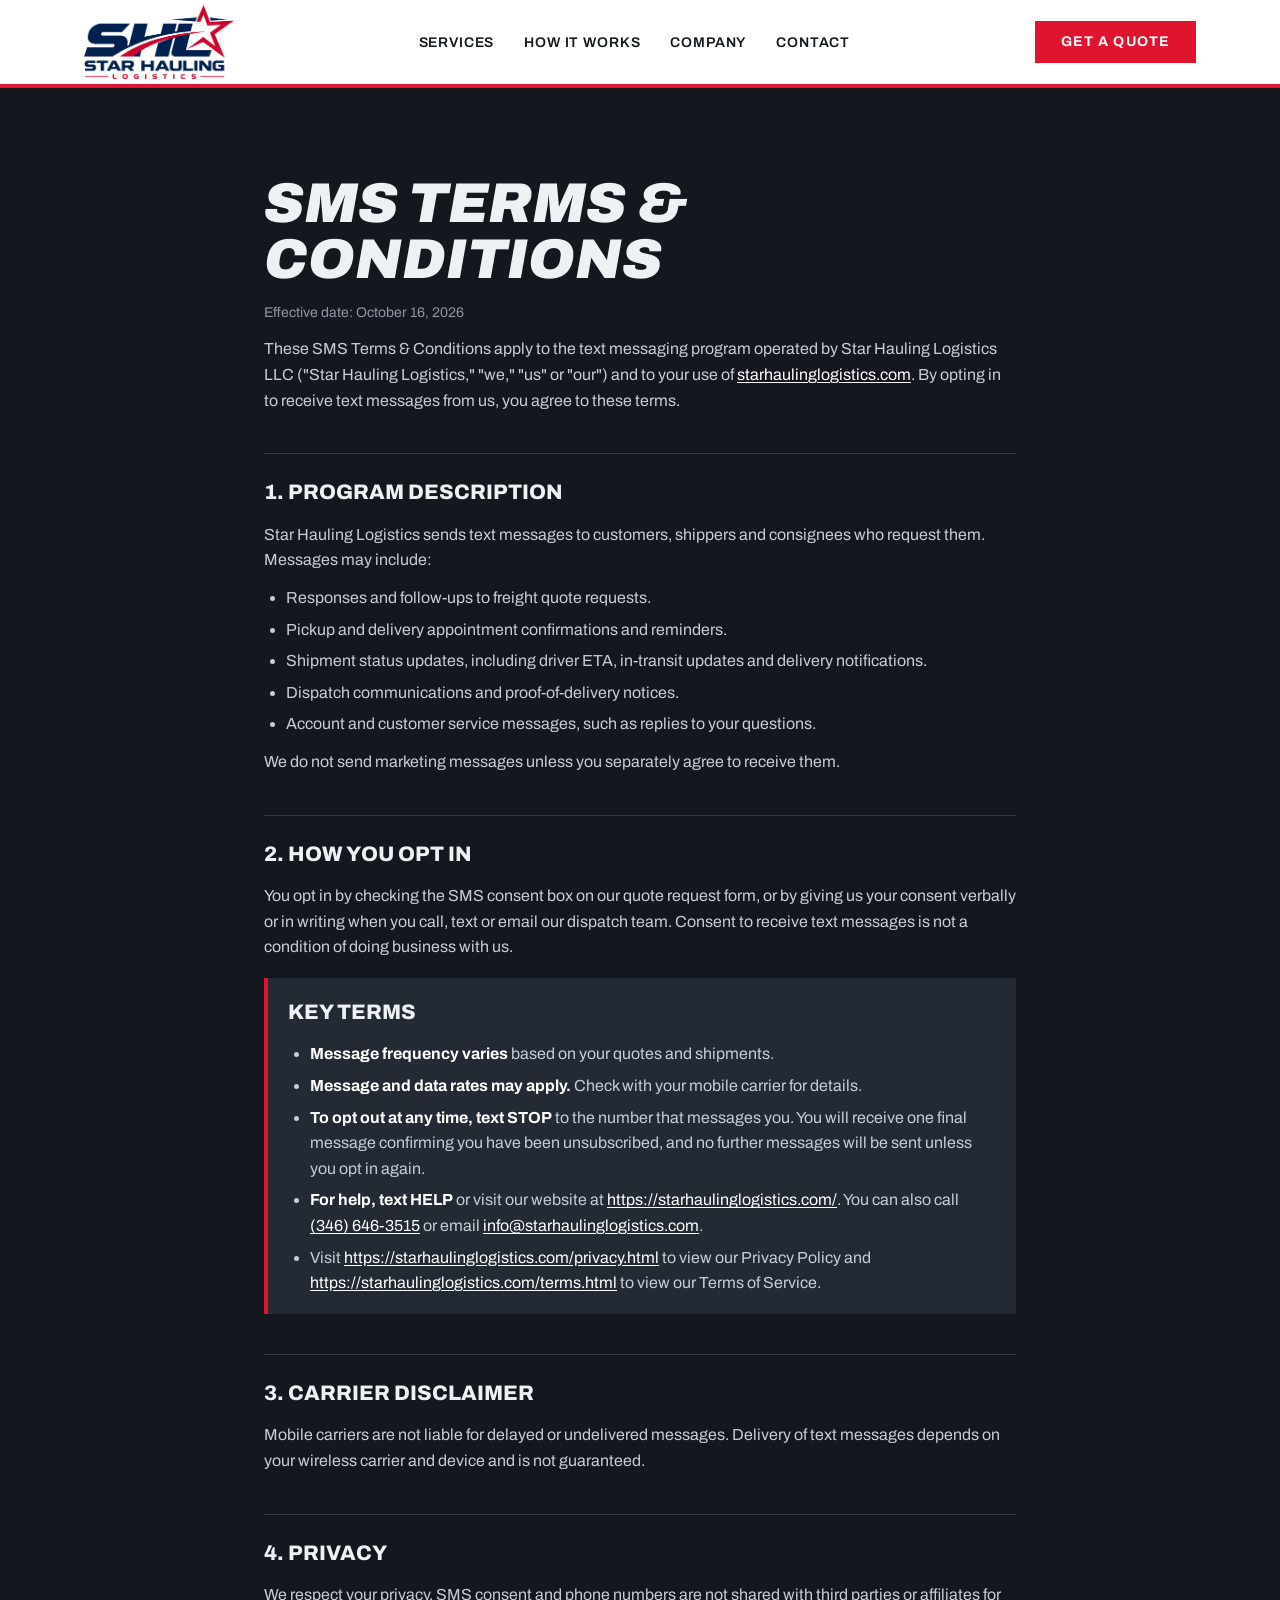
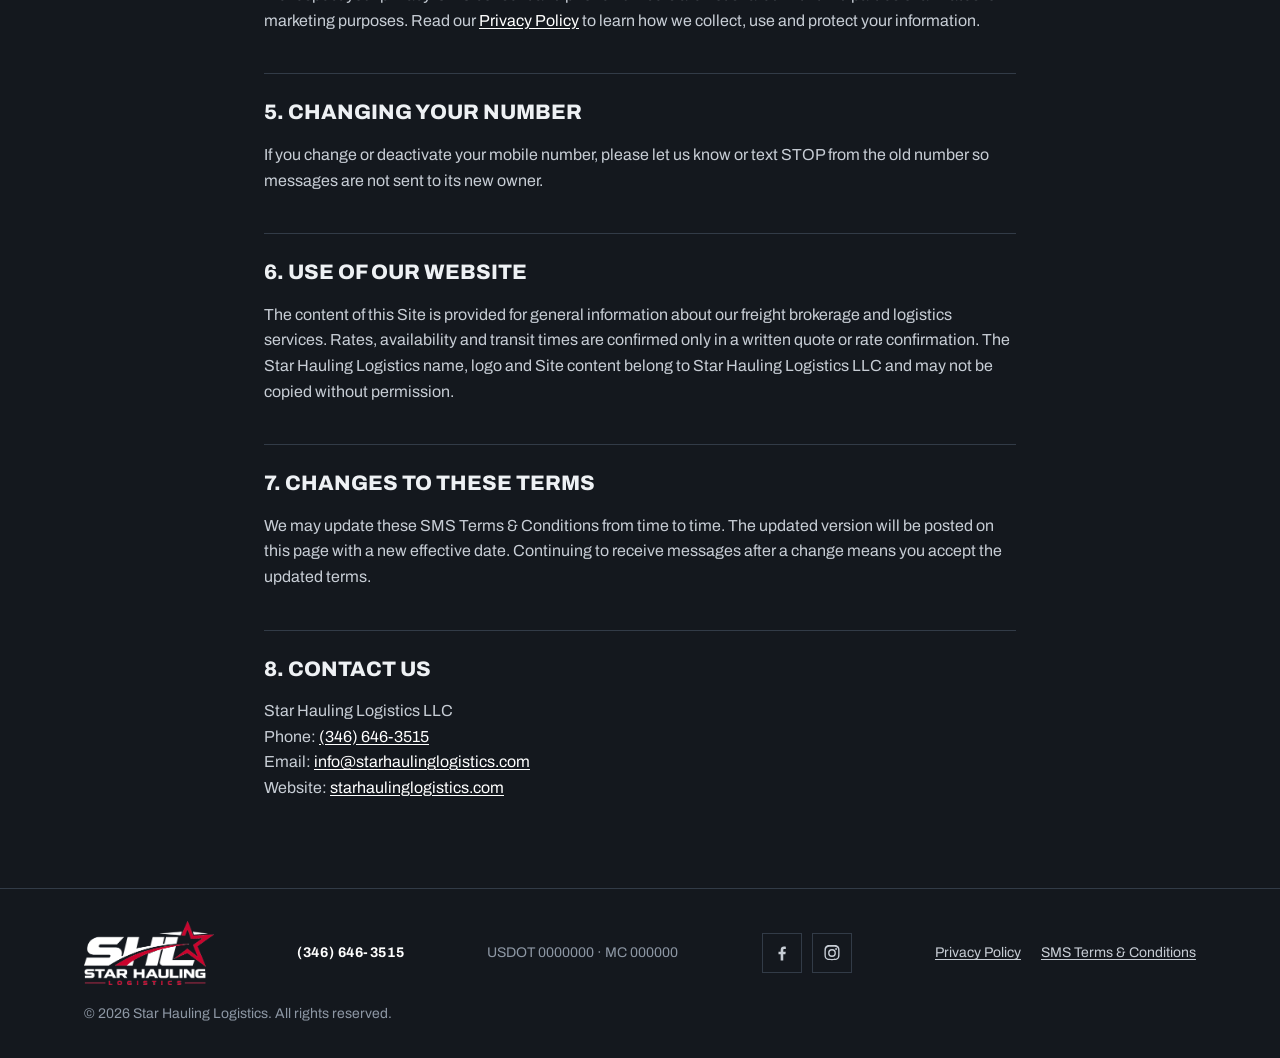
<file: terms.html>
<!doctype html>
<html lang="en">
<head>
  <meta charset="utf-8">
  <meta name="viewport" content="width=device-width, initial-scale=1">
  <title>SMS Terms &amp; Conditions | Star Hauling Logistics</title>
  <meta name="description" content="SMS program terms for Star Hauling Logistics: message types, frequency, rates, STOP and HELP.">
  <meta name="robots" content="noindex, nofollow">
  <meta name="theme-color" content="#14181E">
  <link rel="icon" href="assets/favicon.ico" sizes="any">
  <link rel="icon" type="image/png" href="assets/favicon.png">
  <link rel="apple-touch-icon" href="assets/apple-touch-icon.png">
  <link rel="preconnect" href="https://fonts.googleapis.com">
  <link rel="preconnect" href="https://fonts.gstatic.com" crossorigin>
  <link rel="stylesheet" href="https://fonts.googleapis.com/css2?family=Archivo:ital,wght@0,400;0,600;0,700;0,800;0,900;1,900&display=swap">
  <link rel="stylesheet" href="styles.css">
</head>
<body>
  <a class="skip" href="#main">Skip to content</a>

  <header class="site-header">
    <nav class="container nav" aria-label="Main">
      <a class="nav-logo" href="index.html" aria-label="Star Hauling Logistics, home">
        <img src="assets/logo.png" alt="Star Hauling Logistics" width="640" height="314">
      </a>
      <button class="nav-toggle" type="button" aria-expanded="false" aria-controls="nav-links" aria-label="Open menu">
        <span></span><span></span><span></span>
      </button>
      <ul class="nav-links" id="nav-links">
        <li><a href="index.html#services">Services</a></li>
        <li><a href="index.html#how-it-works">How it works</a></li>
        <li><a href="index.html#company">Company</a></li>
        <li><a href="index.html#contact">Contact</a></li>
        <li class="mobile-cta"><a class="btn btn-red" href="index.html#contact">Get a Quote</a></li>
      </ul>
      <a class="btn btn-red nav-cta" href="index.html#contact">Get a Quote</a>
    </nav>
  </header>

  <main id="main">
    <article class="legal">
      <div class="container">
        <h1>SMS Terms &amp; Conditions</h1>
        <p class="updated">Effective date: October 16, 2026</p>

        <p>These SMS Terms &amp; Conditions apply to the text messaging program operated by Star Hauling Logistics LLC ("Star Hauling Logistics," "we," "us" or "our") and to your use of <a href="https://starhaulinglogistics.com/">starhaulinglogistics.com</a>. By opting in to receive text messages from us, you agree to these terms.</p>

        <h2>1. Program description</h2>
        <p>Star Hauling Logistics sends text messages to customers, shippers and consignees who request them. Messages may include:</p>
        <ul>
          <li>Responses and follow-ups to freight quote requests.</li>
          <li>Pickup and delivery appointment confirmations and reminders.</li>
          <li>Shipment status updates, including driver ETA, in-transit updates and delivery notifications.</li>
          <li>Dispatch communications and proof-of-delivery notices.</li>
          <li>Account and customer service messages, such as replies to your questions.</li>
        </ul>
        <p>We do not send marketing messages unless you separately agree to receive them.</p>

        <h2>2. How you opt in</h2>
        <p>You opt in by checking the SMS consent box on our quote request form, or by giving us your consent verbally or in writing when you call, text or email our dispatch team. Consent to receive text messages is not a condition of doing business with us.</p>

        <div class="callout">
          <h2 style="margin-top:0;padding-top:0;border-top:0">Key terms</h2>
          <ul>
            <li><strong>Message frequency varies</strong> based on your quotes and shipments.</li>
            <li><strong>Message and data rates may apply.</strong> Check with your mobile carrier for details.</li>
            <li><strong>To opt out at any time, text STOP</strong> to the number that messages you. You will receive one final message confirming you have been unsubscribed, and no further messages will be sent unless you opt in again.</li>
            <li><strong>For help, text HELP</strong> or visit our website at <a href="https://starhaulinglogistics.com/">https://starhaulinglogistics.com/</a>. You can also call <a href="tel:+13466463515">(346) 646-3515</a> or email <a href="mailto:info@starhaulinglogistics.com">info@starhaulinglogistics.com</a>.</li>
            <li>Visit <a href="https://starhaulinglogistics.com/privacy.html">https://starhaulinglogistics.com/privacy.html</a> to view our Privacy Policy and <a href="https://starhaulinglogistics.com/terms.html">https://starhaulinglogistics.com/terms.html</a> to view our Terms of Service.</li>
          </ul>
        </div>

        <h2>3. Carrier disclaimer</h2>
        <p>Mobile carriers are not liable for delayed or undelivered messages. Delivery of text messages depends on your wireless carrier and device and is not guaranteed.</p>

        <h2>4. Privacy</h2>
        <p>We respect your privacy. SMS consent and phone numbers are not shared with third parties or affiliates for marketing purposes. Read our <a href="privacy.html">Privacy Policy</a> to learn how we collect, use and protect your information.</p>

        <h2>5. Changing your number</h2>
        <p>If you change or deactivate your mobile number, please let us know or text STOP from the old number so messages are not sent to its new owner.</p>

        <h2>6. Use of our website</h2>
        <p>The content of this Site is provided for general information about our freight brokerage and logistics services. Rates, availability and transit times are confirmed only in a written quote or rate confirmation. The Star Hauling Logistics name, logo and Site content belong to Star Hauling Logistics LLC and may not be copied without permission.</p>

        <h2>7. Changes to these terms</h2>
        <p>We may update these SMS Terms &amp; Conditions from time to time. The updated version will be posted on this page with a new effective date. Continuing to receive messages after a change means you accept the updated terms.</p>

        <h2>8. Contact us</h2>
        <p>Star Hauling Logistics LLC<br>
        Phone: <a href="tel:+13466463515">(346) 646-3515</a><br>
        Email: <a href="mailto:info@starhaulinglogistics.com">info@starhaulinglogistics.com</a><br>
        Website: <a href="https://starhaulinglogistics.com/">starhaulinglogistics.com</a></p>
      </div>
    </article>
  </main>

  <footer class="site-footer">
    <div class="container">
      <img src="assets/logo-white.png" alt="Star Hauling Logistics" width="640" height="314">
      <a class="footer-phone" href="tel:+13466463515">(346) 646-3515</a>
      <span>USDOT 0000000 · MC 000000</span>
      <nav class="social" aria-label="Social media">
        <a href="https://www.facebook.com/share/1PZ67UHdjr/?mibextid=wwXIfr" target="_blank" rel="noopener" aria-label="Star Hauling Logistics on Facebook">
          <svg viewBox="0 0 24 24" width="20" height="20" aria-hidden="true" focusable="false"><path fill="currentColor" d="M13.5 21v-7.5h2.6l.4-3h-3V8.6c0-.9.3-1.5 1.5-1.5h1.6V4.4c-.3 0-1.2-.1-2.3-.1-2.3 0-3.9 1.4-3.9 4v2.2H7.8v3h2.6V21h3.1z"/></svg>
        </a>
        <a href="https://www.instagram.com/starhaulinglogisticsllc?xtok=eWZoY282anFxYng4&amp;utm_source=qr" target="_blank" rel="noopener" aria-label="Star Hauling Logistics on Instagram">
          <svg viewBox="0 0 24 24" width="20" height="20" aria-hidden="true" focusable="false"><path fill="currentColor" d="M12 7.3a4.7 4.7 0 1 0 0 9.4 4.7 4.7 0 0 0 0-9.4zm0 7.7a3 3 0 1 1 0-6 3 3 0 0 1 0 6zm4.9-8.9a1.1 1.1 0 1 0 0 2.2 1.1 1.1 0 0 0 0-2.2zM21 7.9c-.1-1.5-.4-2.8-1.5-3.9S17.1 2.6 15.6 2.5C14 2.4 10 2.4 8.4 2.5 6.9 2.6 5.6 2.9 4.5 4S3.1 6.4 3 7.9C2.9 9.5 2.9 13.5 3 15.1c.1 1.5.4 2.8 1.5 3.9s2.4 1.4 3.9 1.5c1.6.1 5.6.1 7.2 0 1.5-.1 2.8-.4 3.9-1.5s1.4-2.4 1.5-3.9c.1-1.6.1-5.6 0-7.2zm-2 9.1a3 3 0 0 1-1.7 1.7c-1.2.5-3.9.4-5.3.4s-4.1.1-5.3-.4A3 3 0 0 1 5 17c-.5-1.2-.4-3.9-.4-5.1s-.1-3.9.4-5.1A3 3 0 0 1 6.7 5c1.2-.5 3.9-.4 5.3-.4s4.1-.1 5.3.4A3 3 0 0 1 19 6.7c.5 1.2.4 3.9.4 5.1s.1 4-.4 5.2z"/></svg>
        </a>
      </nav>
      <nav class="legal-links" aria-label="Legal">
        <a href="privacy.html">Privacy Policy</a>
        <a href="terms.html">SMS Terms &amp; Conditions</a>
      </nav>
      <span>© <span id="year">2026</span> Star Hauling Logistics. All rights reserved.</span>
    </div>
  </footer>

  <script src="main.js"></script>
</body>
</html>
</file>
<file: styles.css>
/* Star Hauling Logistics — Industrial theme (option 2, white navbar) */
:root {
  --graph: #14181E;
  --steel: #232A33;
  --line: #323B47;
  --red: #E0142F;
  --red-dark: #B80F26;
  --silver: #C7CDD5;
  --dim: #8D97A4;
  --navy: #0A2150;
  --yellow: #F5C400;
  --white: #FFFFFF;
  --pad: clamp(20px, 5vw, 72px);
  --max: 1240px;
  --font: "Archivo", system-ui, -apple-system, "Segoe UI", sans-serif;
}

* { box-sizing: border-box; }
html { scroll-behavior: smooth; scroll-padding-top: 96px; }
body { margin: 0; background: var(--graph); color: #EEF1F4; font-family: var(--font); font-size: 16px; line-height: 1.6; -webkit-font-smoothing: antialiased; }
img { max-width: 100%; display: block; }
a { color: inherit; text-decoration: none; }
h1, h2, h3, p { margin: 0; }
.container { max-width: var(--max); margin: 0 auto; padding-inline: var(--pad); }
.skip { position: absolute; left: -999px; top: 8px; background: var(--white); color: var(--graph); padding: 8px 14px; z-index: 100; }
.skip:focus { left: 8px; }
:focus-visible { outline: 3px solid var(--yellow); outline-offset: 3px; }

/* Buttons */
.btn { display: inline-flex; align-items: center; justify-content: center; gap: 8px; padding: 14px 26px; font: 700 14px/1 var(--font); letter-spacing: .08em; text-transform: uppercase; border: 0; cursor: pointer; transition: background .15s, color .15s, box-shadow .15s; white-space: nowrap; }
.btn-red { background: var(--red); color: var(--white); }
.btn-red:hover { background: var(--red-dark); }
.btn-line { color: var(--white); box-shadow: inset 0 0 0 1px var(--silver); }
.btn-line:hover { box-shadow: inset 0 0 0 2px var(--white); }
.btn-white { background: var(--white); color: var(--graph); }
.btn-white:hover { background: var(--silver); }

/* Header */
.site-header { position: sticky; top: 0; z-index: 50; background: var(--white); border-bottom: 4px solid var(--red); }
.nav { display: flex; align-items: center; justify-content: space-between; gap: 24px; min-height: 84px; }
.nav-logo img { width: 150px; height: auto; }
.nav-links { display: flex; align-items: center; gap: 30px; list-style: none; margin: 0; padding: 0; }
.nav-links a { color: var(--graph); font-weight: 600; font-size: 14px; letter-spacing: .06em; text-transform: uppercase; padding: 6px 0; border-bottom: 2px solid transparent; }
.nav-links a:hover { border-color: var(--red); }
.nav-toggle { display: none; background: none; border: 0; padding: 10px; cursor: pointer; color: var(--graph); }
.nav-toggle span { display: block; width: 26px; height: 3px; background: currentColor; margin: 5px 0; transition: transform .2s, opacity .2s; }

@media (max-width: 900px) {
  .nav-toggle { display: block; }
  .nav-cta { display: none; }
  .nav-links { position: absolute; top: 100%; left: 0; right: 0; flex-direction: column; align-items: stretch; gap: 0; background: var(--white); border-bottom: 4px solid var(--red); padding: 8px var(--pad) 20px; display: none; }
  .nav-links.open { display: flex; }
  .nav-links li a { display: block; padding: 14px 0; border-bottom: 1px solid #E4E7EB; }
  .nav-links .mobile-cta { margin-top: 14px; }
  .nav-links .mobile-cta a { border: 0; color: var(--white); text-align: center; padding: 16px; }
  .nav-toggle[aria-expanded="true"] span:nth-child(1) { transform: translateY(8px) rotate(45deg); }
  .nav-toggle[aria-expanded="true"] span:nth-child(2) { opacity: 0; }
  .nav-toggle[aria-expanded="true"] span:nth-child(3) { transform: translateY(-8px) rotate(-45deg); }
}
@media (min-width: 901px) { .nav-links .mobile-cta { display: none; } }

/* Hero */
.hero { position: relative; overflow: hidden; display: flex; flex-direction: column; height: clamp(560px, calc(100vw * 885 / 1816), 1100px); padding-top: clamp(40px, 4.5vw, 72px); }
.hero-bg img { position: absolute; inset: 0; width: 100%; height: 100%; object-fit: cover; object-position: 50% 100%; }
.hero::before { content: ""; position: absolute; inset: 0; z-index: 1; background: linear-gradient(180deg, rgba(20,24,30,.9) 0%, rgba(20,24,30,.72) 30%, rgba(20,24,30,0) 58%), linear-gradient(90deg, rgba(20,24,30,.55) 0%, rgba(20,24,30,0) 55%); }
.hero .container { position: relative; z-index: 2; width: 100%; display: grid; gap: 20px; justify-items: start; }
.tag { font-size: 13px; letter-spacing: .2em; text-transform: uppercase; color: var(--dim); }
.hero .tag { color: var(--silver); }
.hero h1 { font-weight: 900; font-style: italic; font-size: clamp(40px, 4.6vw, 72px); line-height: .9; letter-spacing: -.01em; text-transform: uppercase; max-width: 20ch; }
.hero h1 span { color: transparent; -webkit-text-stroke: 2px var(--white); }
.hero .lead { max-width: 60ch; color: var(--silver); font-size: 18px; }
.cta-row { display: flex; flex-wrap: wrap; gap: 12px; }
.hero .btn-line { background: rgba(20,24,30,.35); }
.road { position: relative; z-index: 1; height: 24px; background: repeating-linear-gradient(90deg, var(--yellow) 0 60px, transparent 60px 100px) center / 100% 4px no-repeat, #0B0E12; }
@media (prefers-reduced-motion: no-preference) {
  .road { animation: road 1.6s linear infinite; background-size: 100% 4px; }
  @keyframes road { to { background-position: -100px center, 0 0; } }
}
@media (max-width: 860px) {
  .hero { height: auto; padding: 0 0 48px; }
  .hero-bg { position: relative; display: block; }
  .hero-bg img { position: static; height: auto; }
  .hero-bg::after { content: ""; position: absolute; left: 0; right: 0; bottom: 0; height: 40%; background: linear-gradient(180deg, rgba(20,24,30,0), var(--graph)); }
  .hero::before { display: none; }
  .hero .container { padding-top: 20px; gap: 18px; }
  .hero h1 { font-size: clamp(40px, 11vw, 64px); max-width: 11ch; }
  .hero h1 span { -webkit-text-stroke-width: 1.5px; }
  .hero .lead { font-size: 16px; }
}

/* Sections */
.section { padding-block: clamp(64px, 9vw, 104px); }
.section-alt { background: var(--steel); }
.section-head { display: grid; gap: 12px; margin-bottom: 40px; max-width: 720px; }
.section-head p { color: var(--dim); font-size: 17px; }
.h2 { font-weight: 900; font-style: italic; font-size: clamp(32px, 4.4vw, 54px); line-height: 1; text-transform: uppercase; text-wrap: balance; }
.h2 i { color: var(--red); }


/* Steps */
.steps { display: grid; grid-template-columns: repeat(3, 1fr); gap: 2px; background: var(--line); }
.step { background: var(--steel); padding: 32px 28px; display: grid; gap: 10px; align-content: start; }
.step b { font-size: 60px; font-weight: 900; font-style: italic; line-height: 1; color: var(--red); font-variant-numeric: tabular-nums; }
.step h3 { font-size: 19px; text-transform: uppercase; font-weight: 800; }
.step p { color: var(--dim); }
@media (max-width: 760px) { .steps { grid-template-columns: 1fr; } }

/* Company */
.company { display: grid; grid-template-columns: 1.1fr 1fr; gap: clamp(32px, 6vw, 80px); align-items: start; }
.company p.body { color: var(--silver); font-size: 17px; margin-top: 18px; max-width: 58ch; }
.facts { display: grid; grid-template-columns: 1fr 1fr; gap: 2px; background: var(--line); }
.fact { background: var(--graph); padding: 26px 24px; display: grid; gap: 4px; }
.fact b { font-size: 44px; font-weight: 900; font-style: italic; line-height: 1; font-variant-numeric: tabular-nums; }
.fact span { color: var(--dim); font-size: 14px; text-transform: uppercase; letter-spacing: .08em; }
.checks { list-style: none; padding: 0; margin: 26px 0 0; display: grid; gap: 12px; }
.checks li { display: flex; gap: 12px; color: var(--silver); }
.checks li::before { content: ""; flex: none; width: 18px; height: 18px; margin-top: 3px; background: var(--red); clip-path: polygon(50% 0, 61% 35%, 98% 35%, 68% 57%, 79% 91%, 50% 70%, 21% 91%, 32% 57%, 2% 35%, 39% 35%); }
@media (max-width: 860px) { .company { grid-template-columns: 1fr; } }

/* Band */
.band { background: var(--red); }
.band .container { display: flex; flex-wrap: wrap; gap: 20px; justify-content: space-between; align-items: center; padding-block: 52px; }
.band h2 { font-weight: 900; font-style: italic; text-transform: uppercase; font-size: clamp(28px, 3.6vw, 44px); line-height: 1; }

/* Contact */
.contact { display: grid; grid-template-columns: 1fr 1.2fr; gap: clamp(32px, 6vw, 80px); }
.contact-info { display: grid; gap: 22px; align-content: start; }
.contact-item { display: grid; gap: 2px; }
.contact-item span { color: var(--dim); font-size: 13px; text-transform: uppercase; letter-spacing: .12em; }
.contact-item a, .contact-item p { font-size: 20px; font-weight: 700; }
.contact-item a:hover { color: var(--red); }
form { background: var(--steel); padding: clamp(22px, 3vw, 36px); display: grid; gap: 16px; }
.two { display: grid; grid-template-columns: 1fr 1fr; gap: 16px; }
label { display: grid; gap: 6px; font-size: 13px; font-weight: 600; letter-spacing: .06em; text-transform: uppercase; color: var(--silver); min-width: 0; }
input, select, textarea { font: 400 16px var(--font); color: var(--white); background: var(--graph); border: 1px solid var(--line); padding: 12px 14px; width: 100%; min-width: 0; border-radius: 0; color-scheme: dark; }
input:focus, select:focus, textarea:focus { outline: 2px solid var(--red); outline-offset: 0; border-color: var(--red); }
textarea { min-height: 110px; resize: vertical; }
.form-note { font-size: 14px; color: var(--dim); }
.form-ok { font-weight: 600; color: #6EE7A8; }
.form-error { font-weight: 600; color: #FCA5A5; }
#quote-form button:disabled { opacity: .7; cursor: wait; }
@media (max-width: 860px) { .contact { grid-template-columns: 1fr; } }
@media (max-width: 520px) { .two { grid-template-columns: 1fr; } }

/* Footer */
.site-footer { border-top: 1px solid var(--line); padding-block: 32px; color: var(--dim); font-size: 14px; }
.site-footer .container { display: flex; flex-wrap: wrap; gap: 18px 32px; justify-content: space-between; align-items: center; }
.site-footer img { width: 130px; height: auto; }
.footer-phone { color: var(--white); font-weight: 700; letter-spacing: .04em; }
.footer-phone:hover { color: var(--red); }
.social { display: flex; gap: 10px; }
.social a { display: inline-flex; align-items: center; justify-content: center; width: 40px; height: 40px; border: 1px solid var(--line); color: var(--silver); transition: background .15s, border-color .15s, color .15s; }
.social a:hover { background: var(--red); border-color: var(--red); color: var(--white); }

/* SMS consent */
.consent { display: flex; gap: 12px; align-items: flex-start; font-size: 13px; font-weight: 400; letter-spacing: 0; text-transform: none; color: var(--dim); line-height: 1.5; }
.consent input { width: 18px; height: 18px; flex: none; margin: 2px 0 0; padding: 0; accent-color: var(--red); }
.consent a, .legal-links a { color: var(--silver); text-decoration: underline; text-underline-offset: 2px; }
.consent a:hover, .legal-links a:hover { color: var(--white); }
.legal-links { display: flex; flex-wrap: wrap; gap: 6px 20px; }

/* Legal pages */
.legal { padding-block: clamp(48px, 7vw, 88px); }
.legal .container { max-width: 880px; }
.legal h1 { font-weight: 900; font-style: italic; text-transform: uppercase; font-size: clamp(34px, 5vw, 56px); line-height: 1; }
.legal .updated { color: var(--dim); font-size: 14px; margin-top: 14px; }
.legal h2 { font-size: 21px; font-weight: 800; text-transform: uppercase; margin-top: 40px; padding-top: 22px; border-top: 1px solid var(--line); }
.legal h3 { font-size: 17px; font-weight: 700; margin-top: 22px; }
.legal p, .legal li { color: var(--silver); }
.legal p { margin-top: 12px; }
.legal ul { margin: 12px 0 0; padding-left: 22px; display: grid; gap: 6px; }
.legal a { color: var(--white); text-decoration: underline; text-underline-offset: 2px; }
.legal a:hover { color: var(--red); }
.legal strong { color: var(--white); }
.legal .callout { margin-top: 18px; padding: 18px 20px; background: var(--steel); border-left: 4px solid var(--red); }
.legal .callout p:first-child { margin-top: 0; }

/* Loads we move */
.loads { display: grid; grid-template-columns: repeat(4, 1fr); gap: 14px; }
.load { --cut: 18px; position: relative; display: grid; gap: 8px; align-content: start; padding: 28px 22px 30px; background: var(--graph); clip-path: polygon(0 0, 100% 0, 100% calc(100% - var(--cut)), calc(100% - var(--cut)) 100%, 0 100%); transition: background .15s, transform .15s; }
.load::after { content: ""; position: absolute; left: 0; bottom: 0; height: 3px; width: 0; background: var(--red); transition: width .2s; }
.load:hover { background: #0F1217; }
.load:hover::after { width: calc(100% - var(--cut)); }
.load svg { width: 44px; height: 44px; color: var(--red); margin-bottom: 6px; }
.load h3 { font-size: 17px; font-weight: 800; text-transform: uppercase; line-height: 1.15; }
.load p { color: var(--dim); font-size: 14px; line-height: 1.5; }
.load-more { background: var(--red); }
.load-more:hover { background: var(--red-dark); }
.load-more svg { color: var(--white); }
.load-more p { color: #FFE3E7; }
.load-more::after { display: none; }
.equip { margin-top: 36px; display: flex; flex-wrap: wrap; gap: 14px 24px; align-items: center; }
.equip h3 { font-size: 13px; font-weight: 700; letter-spacing: .14em; text-transform: uppercase; color: var(--dim); }
.equip ul { list-style: none; margin: 0; padding: 0; display: flex; flex-wrap: wrap; gap: 8px; }
.equip li { font-size: 13px; font-weight: 600; letter-spacing: .06em; text-transform: uppercase; color: var(--silver); border: 1px solid var(--line); padding: 7px 12px; }
@media (max-width: 1000px) { .loads { grid-template-columns: repeat(3, 1fr); } }
@media (max-width: 680px) { .loads { grid-template-columns: 1fr 1fr; gap: 10px; } .load { padding: 22px 16px 24px; } .load svg { width: 38px; height: 38px; } .load h3 { font-size: 15px; } }
.equip h3 { flex-basis: 100%; }
</file>
